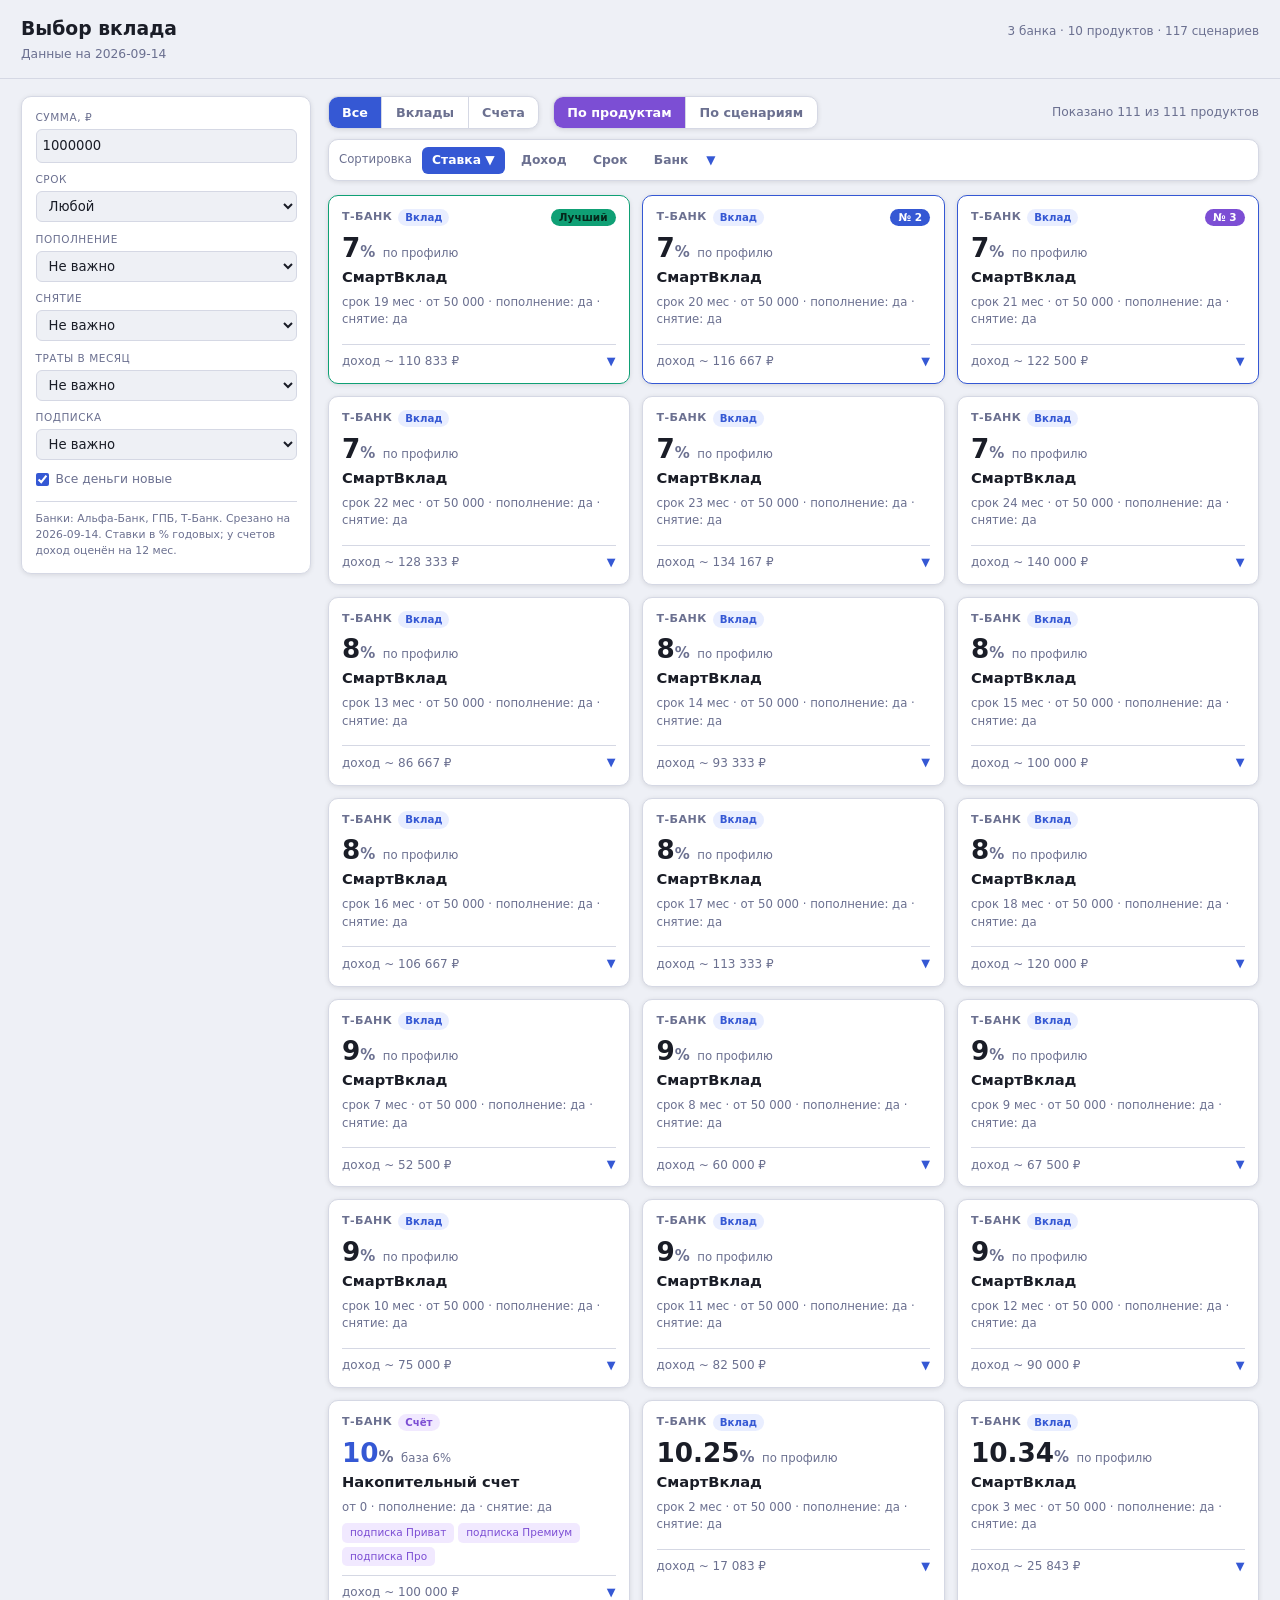
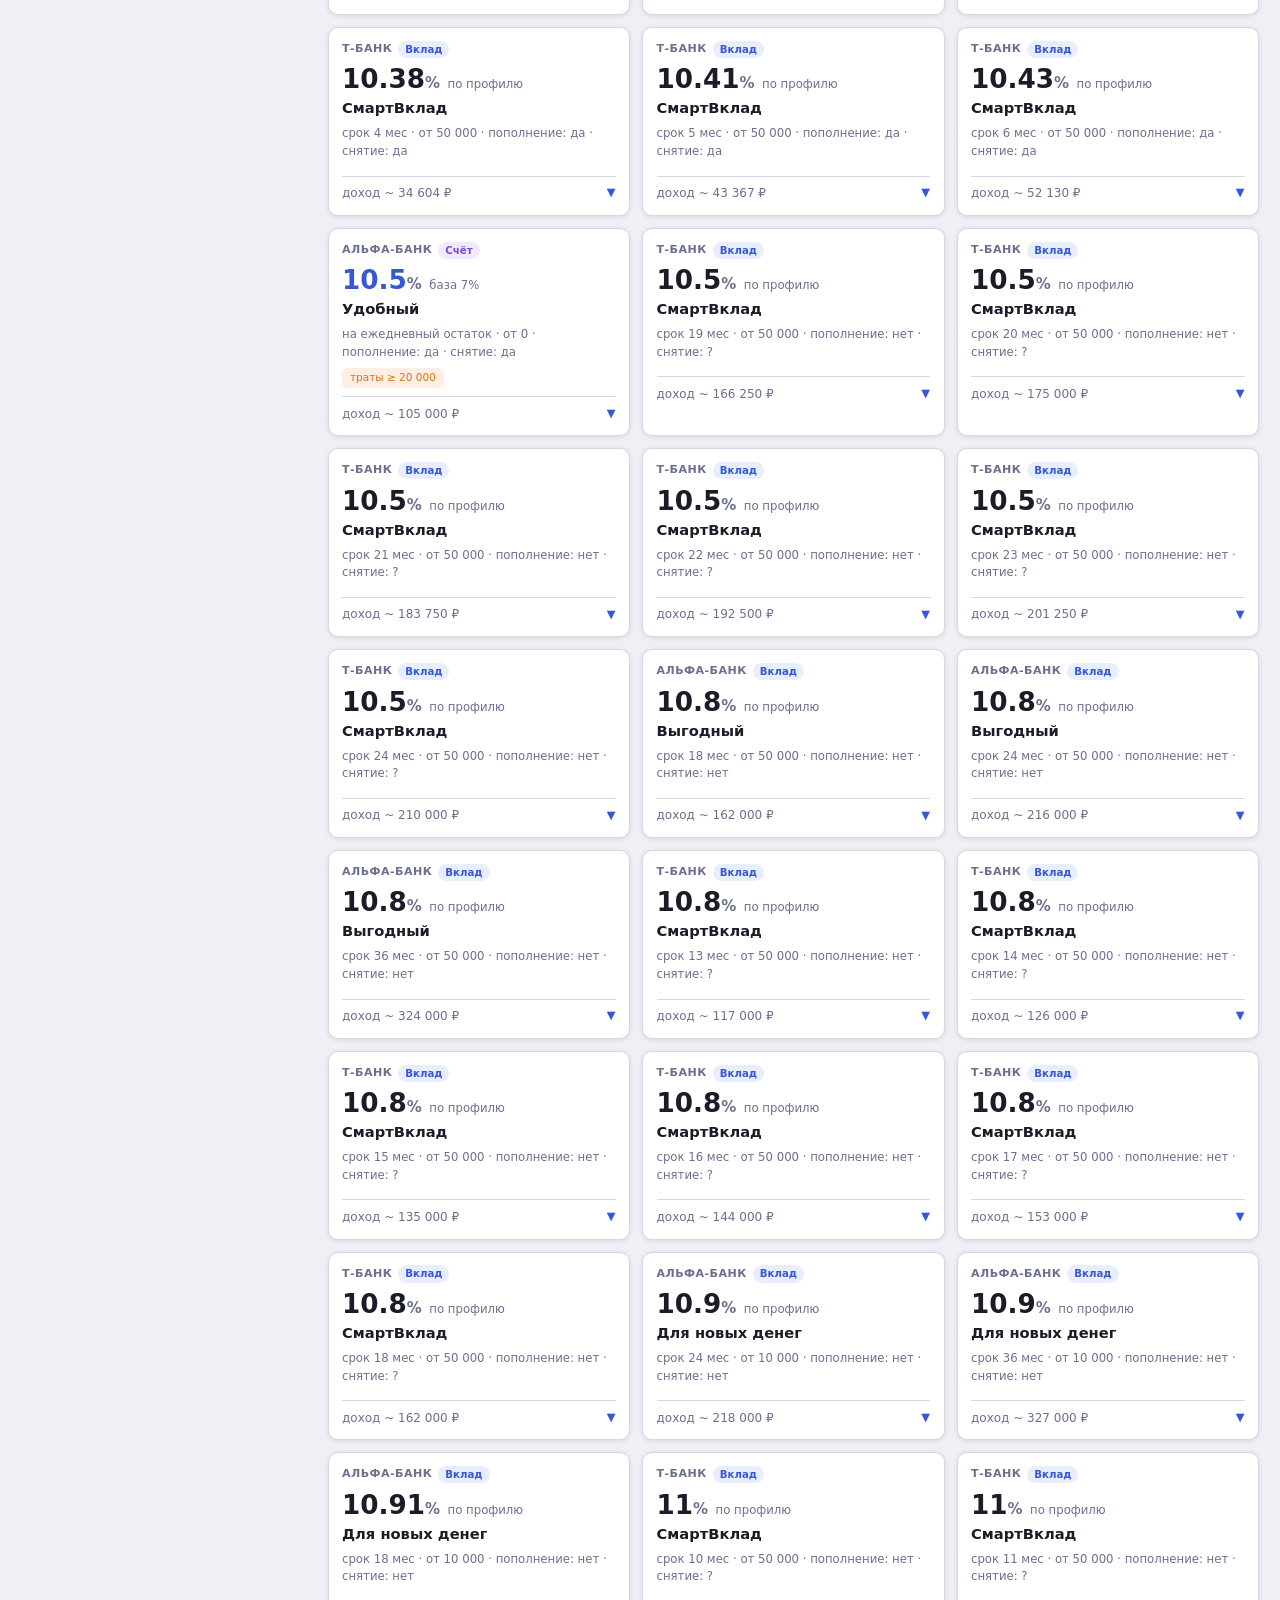
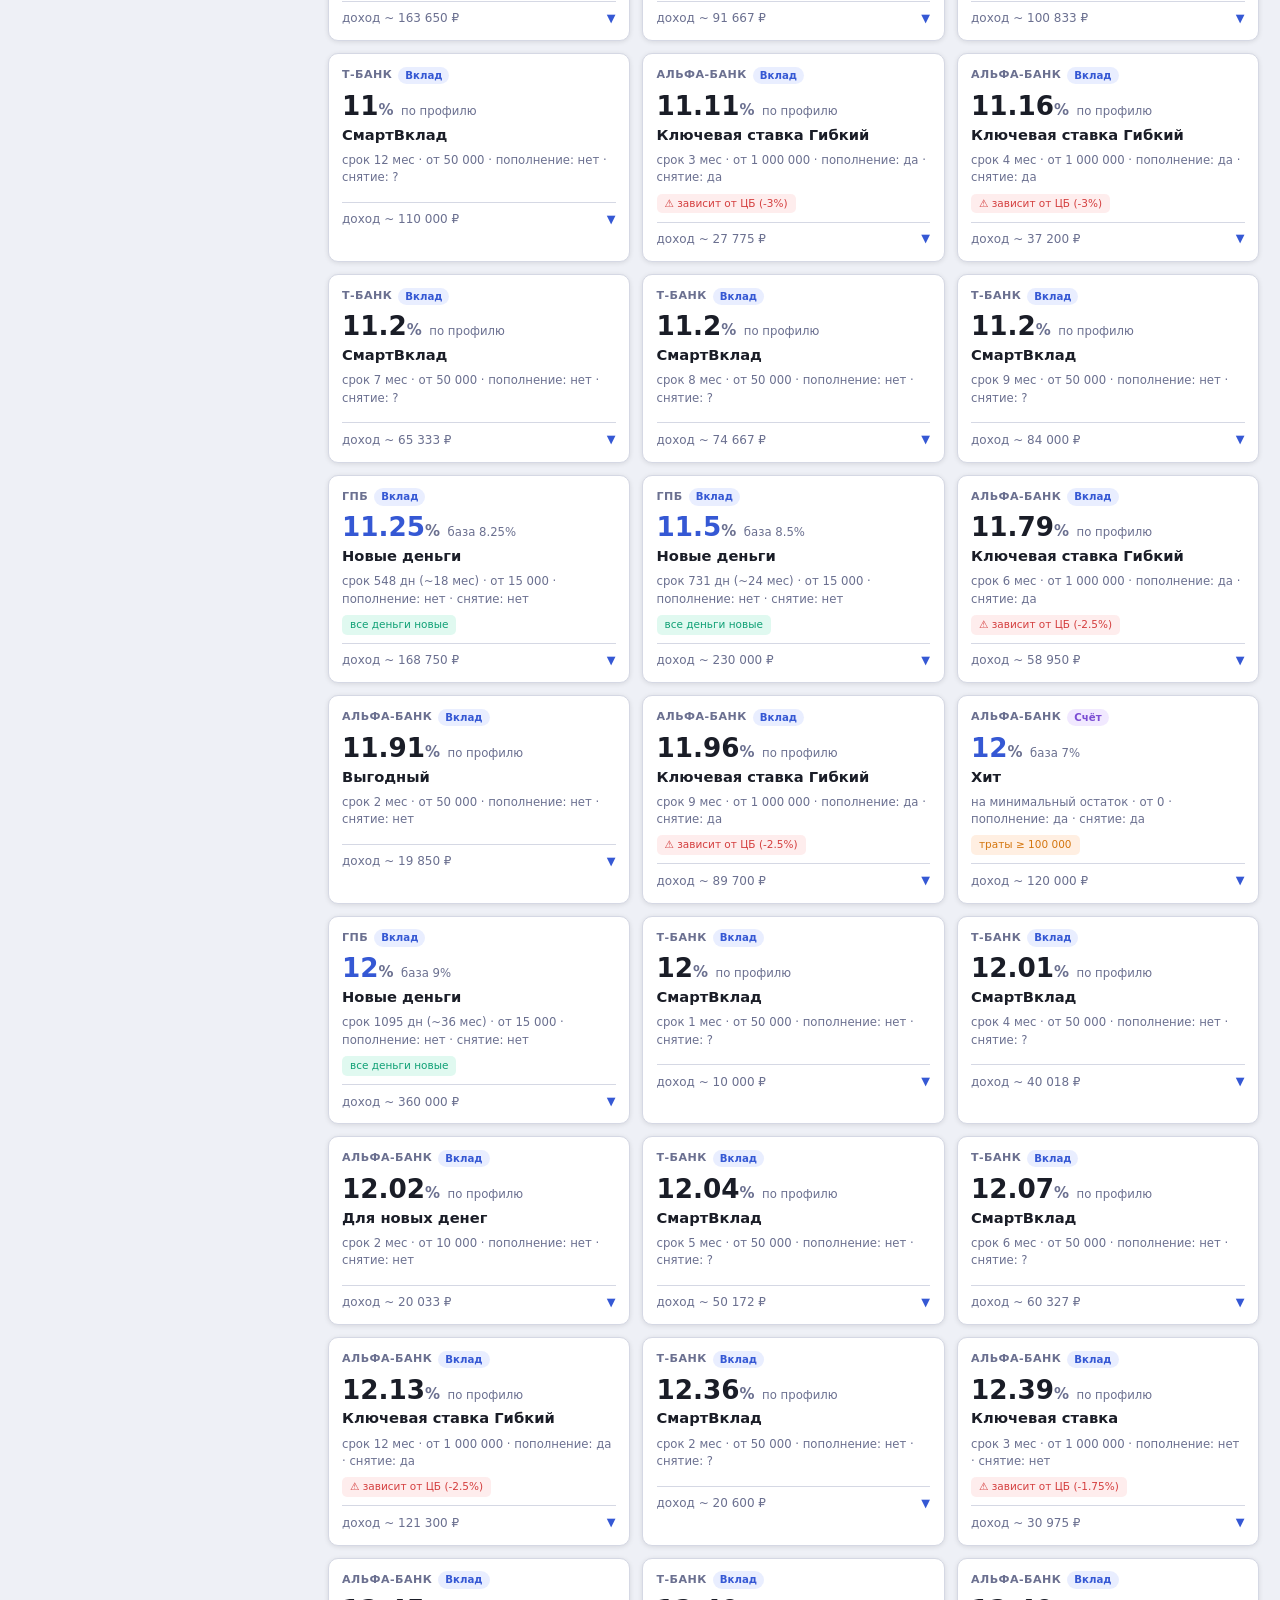
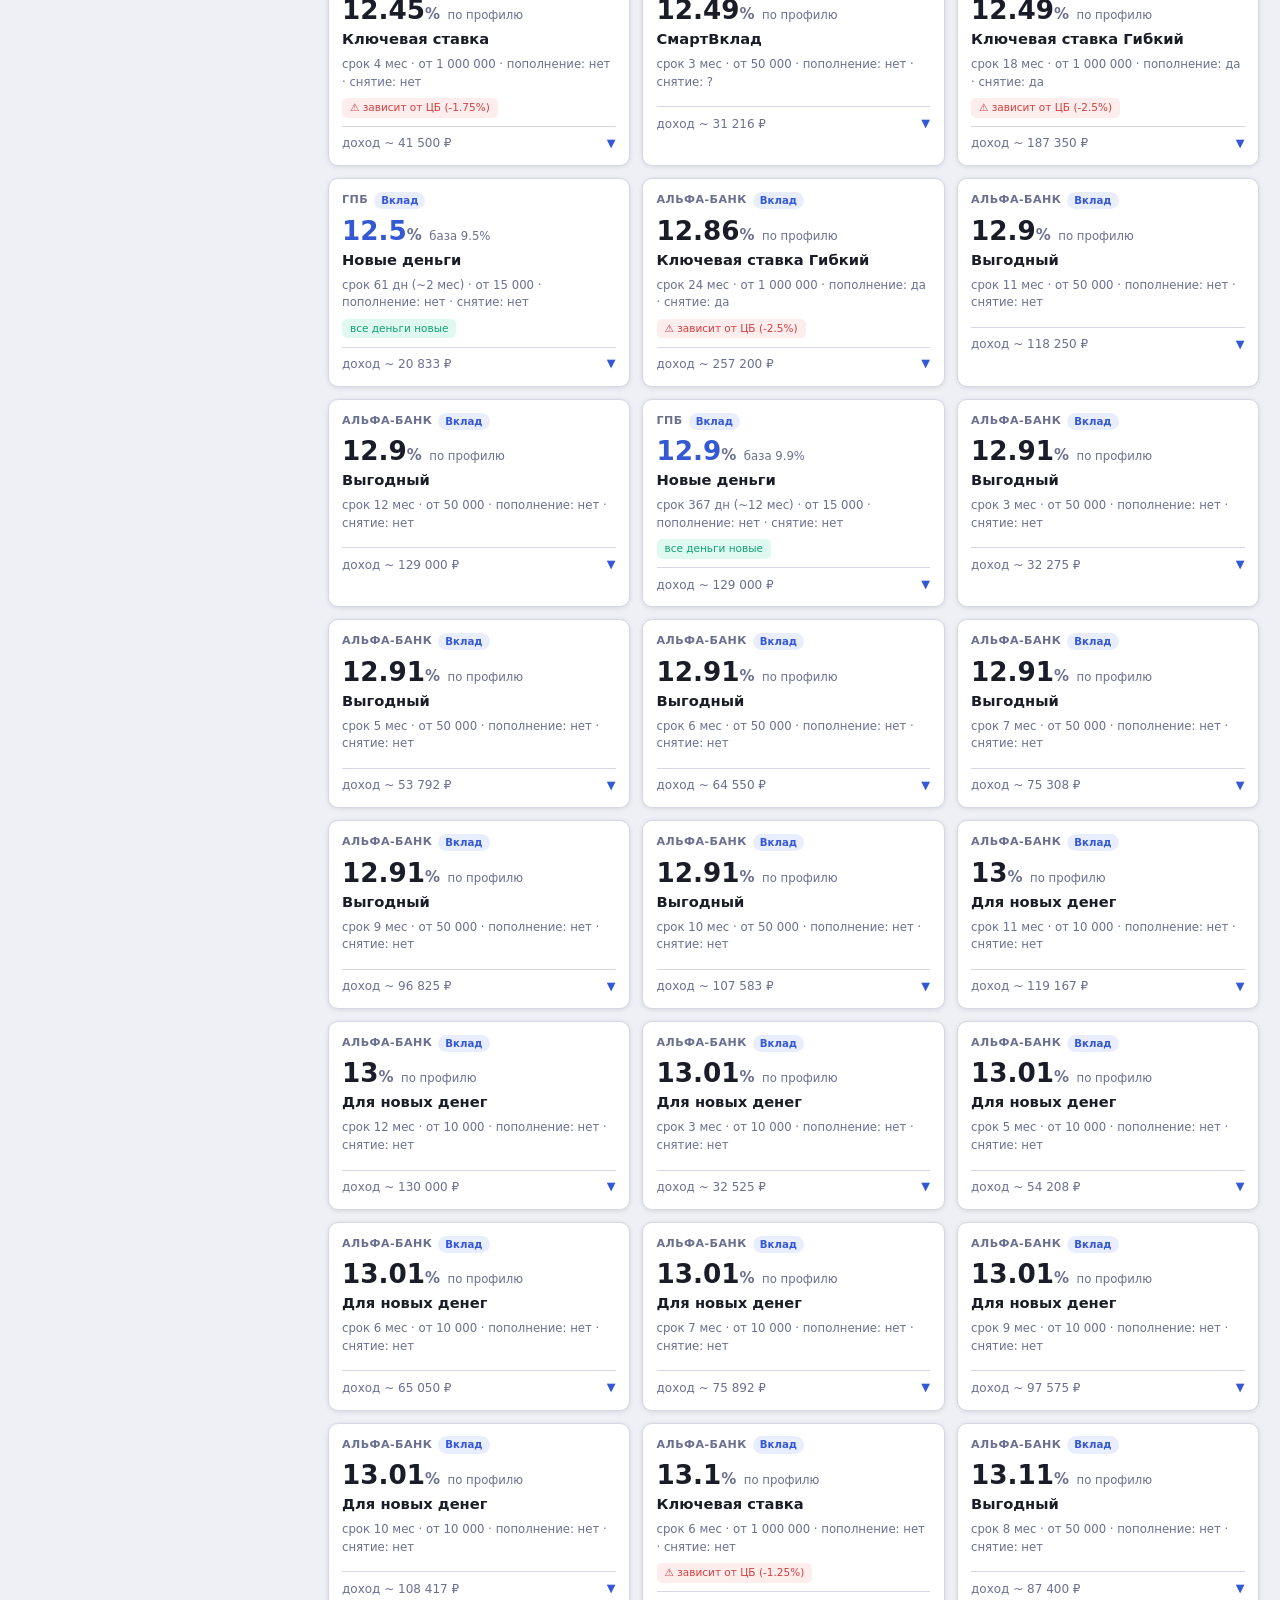
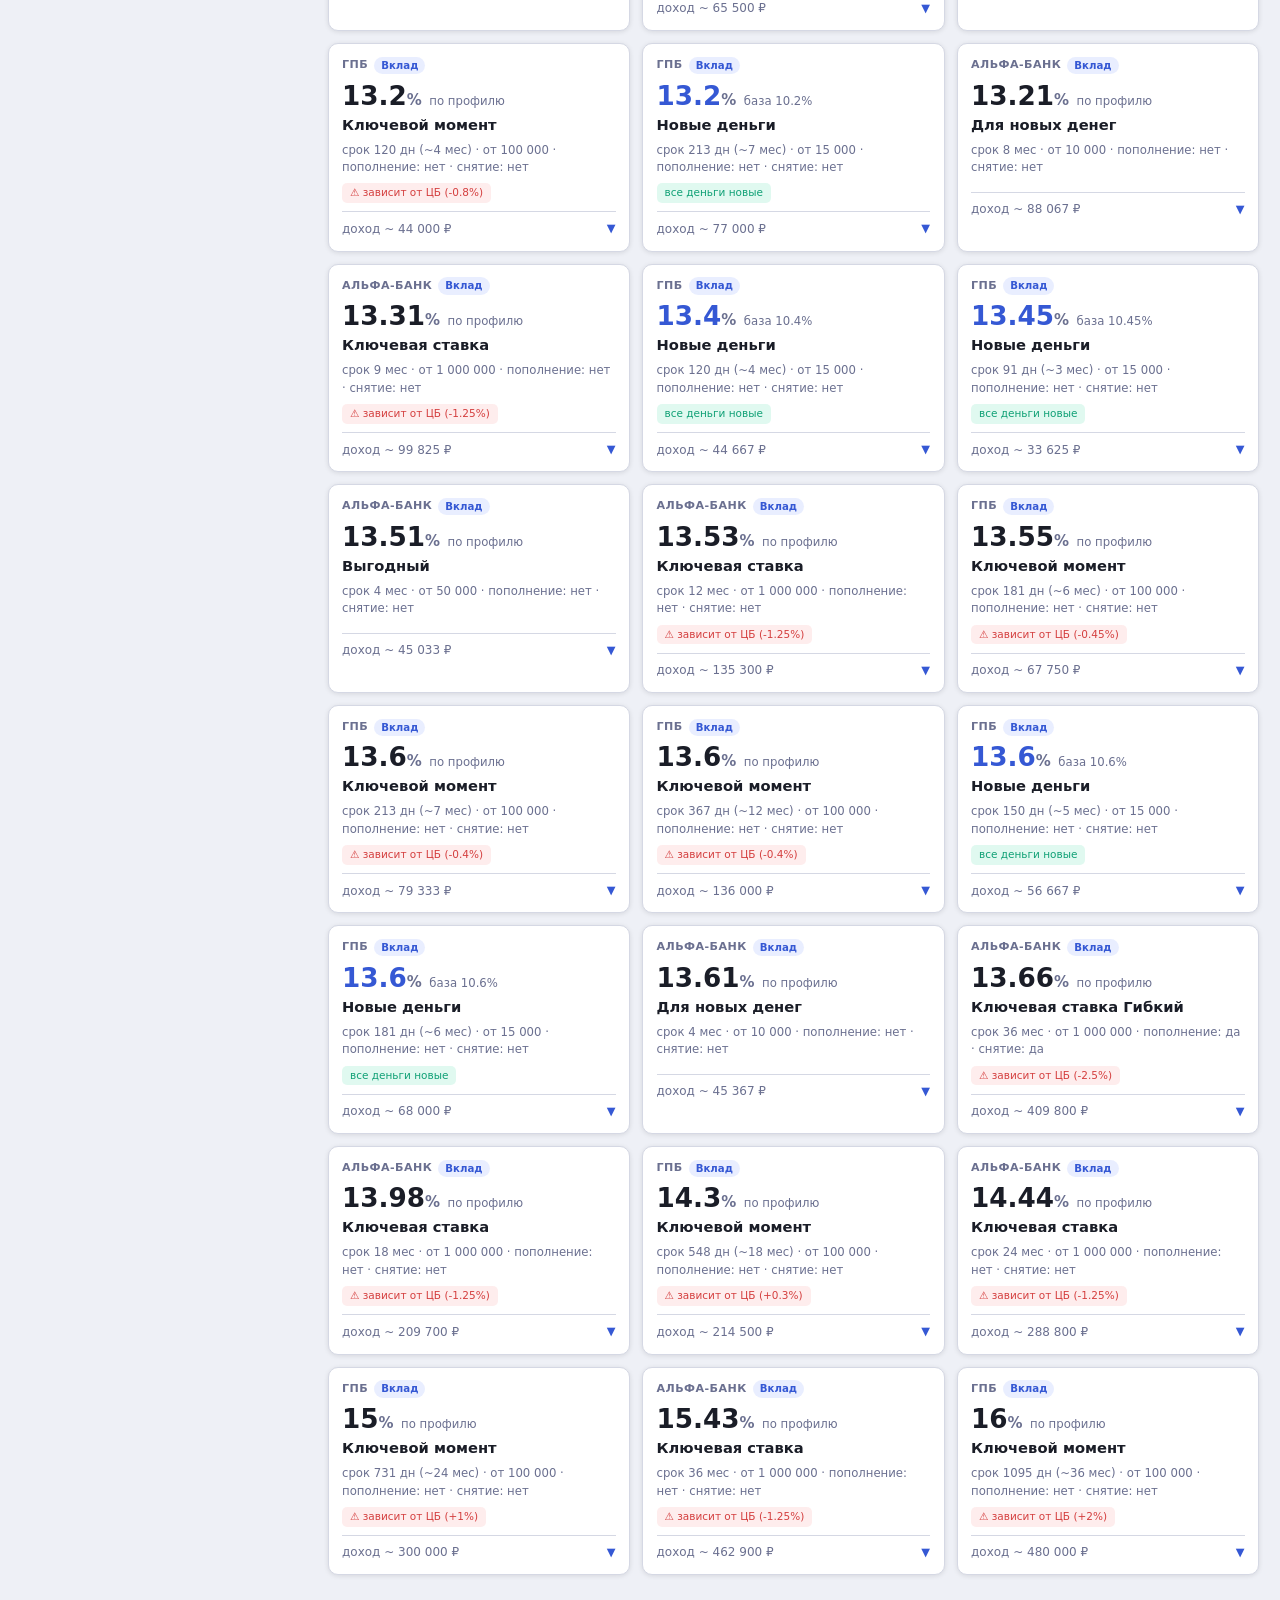
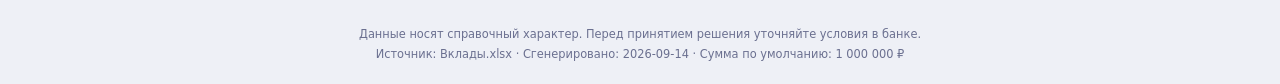
<file: docs/index.html>
<!DOCTYPE html>
<html lang="ru">
<head>
<meta charset="UTF-8">
<meta name="viewport" content="width=device-width,initial-scale=1">
<title>Выбор вклада — сравнение ставок</title>
<link rel="stylesheet" href="style.css">
</head>
<body>
<header class="site-header">
  <div>
    <h1>Выбор вклада</h1>
    <p class="subtitle" id="meta-info">Загрузка данных…</p>
  </div>
  <div class="header-stat" id="header-stat"></div>
</header>

<div class="layout">
  <aside class="sidebar">
    <button id="filters-toggle" class="filters-toggle" aria-expanded="false">Фильтры</button>
    <div id="filters" class="filters" hidden>
      <div class="filter-group">
        <label for="f-amount">Сумма, ₽</label>
        <input id="f-amount" type="number" step="100000" min="0">
      </div>
      <div class="filter-group">
        <label for="f-term">Срок</label>
        <select id="f-term"><option value="">Любой</option></select>
      </div>
      <div class="filter-group">
        <label for="f-pop">Пополнение</label>
        <select id="f-pop">
          <option value="">Не важно</option>
          <option value="да">С пополнением</option>
        </select>
      </div>
      <div class="filter-group">
        <label for="f-sny">Снятие</label>
        <select id="f-sny">
          <option value="">Не важно</option>
          <option value="да">Со снятием</option>
        </select>
      </div>
      <div class="filter-group">
        <label for="f-spend">Траты в месяц</label>
        <select id="f-spend"><option value="">Не важно</option></select>
      </div>
      <div class="filter-group">
        <label for="f-sub">Подписка</label>
        <select id="f-sub"><option value="">Не важно</option></select>
      </div>
      <div class="filter-group toggle-group">
        <label><input id="f-newmoney" type="checkbox" checked> Все деньги новые</label>
      </div>
      <div class="sidebar-note" id="sidebar-note"></div>
    </div>
  </aside>

  <main class="content">
    <div class="content-top">
      <div class="segments" id="segment-type">
        <button class="segment active" data-type="all">Все</button>
        <button class="segment" data-type="вклад">Вклады</button>
        <button class="segment" data-type="счет">Счета</button>
      </div>
      <div class="view-switch" id="view-switch">
        <button class="segment active" data-view="grouped">По продуктам</button>
        <button class="segment" data-view="scenario">По сценариям</button>
      </div>
      <span id="count" class="count"></span>
    </div>

    <div class="sort-bar">
      <span class="sort-label">Сортировка</span>
      <button class="sort-btn active" data-sort="rate">Ставка</button>
      <button class="sort-btn" data-sort="income">Доход</button>
      <button class="sort-btn" data-sort="duration">Срок</button>
      <button class="sort-btn" data-sort="bank">Банк</button>
      <span class="sort-arrow" id="sort-arrow">&#9660;</span>
    </div>

    <div id="cards" class="cards-grid"></div>
  </main>
</div>

<footer>
  <p>Данные носят справочный характер. Перед принятием решения уточняйте условия в банке.</p>
  <p id="footer-meta"></p>
</footer>

<script src="app.js"></script>
</body>
</html>
</file>
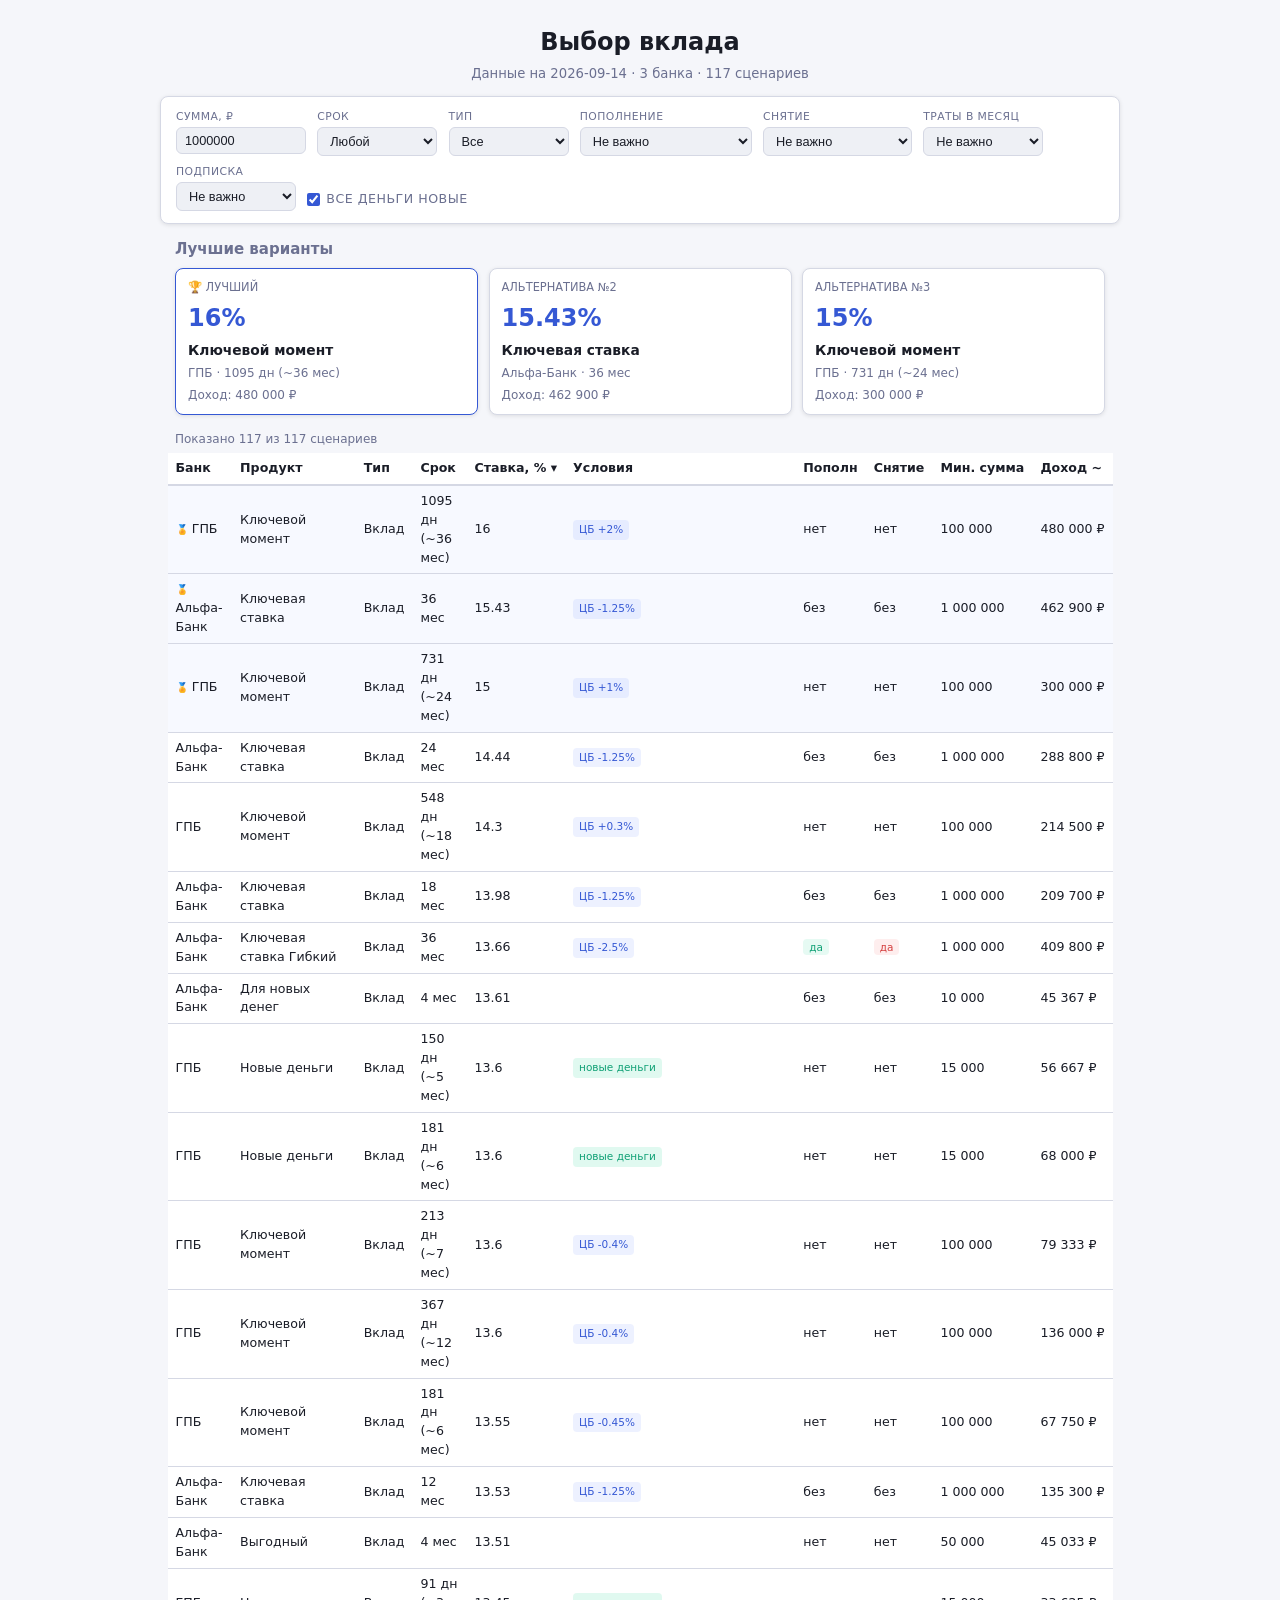
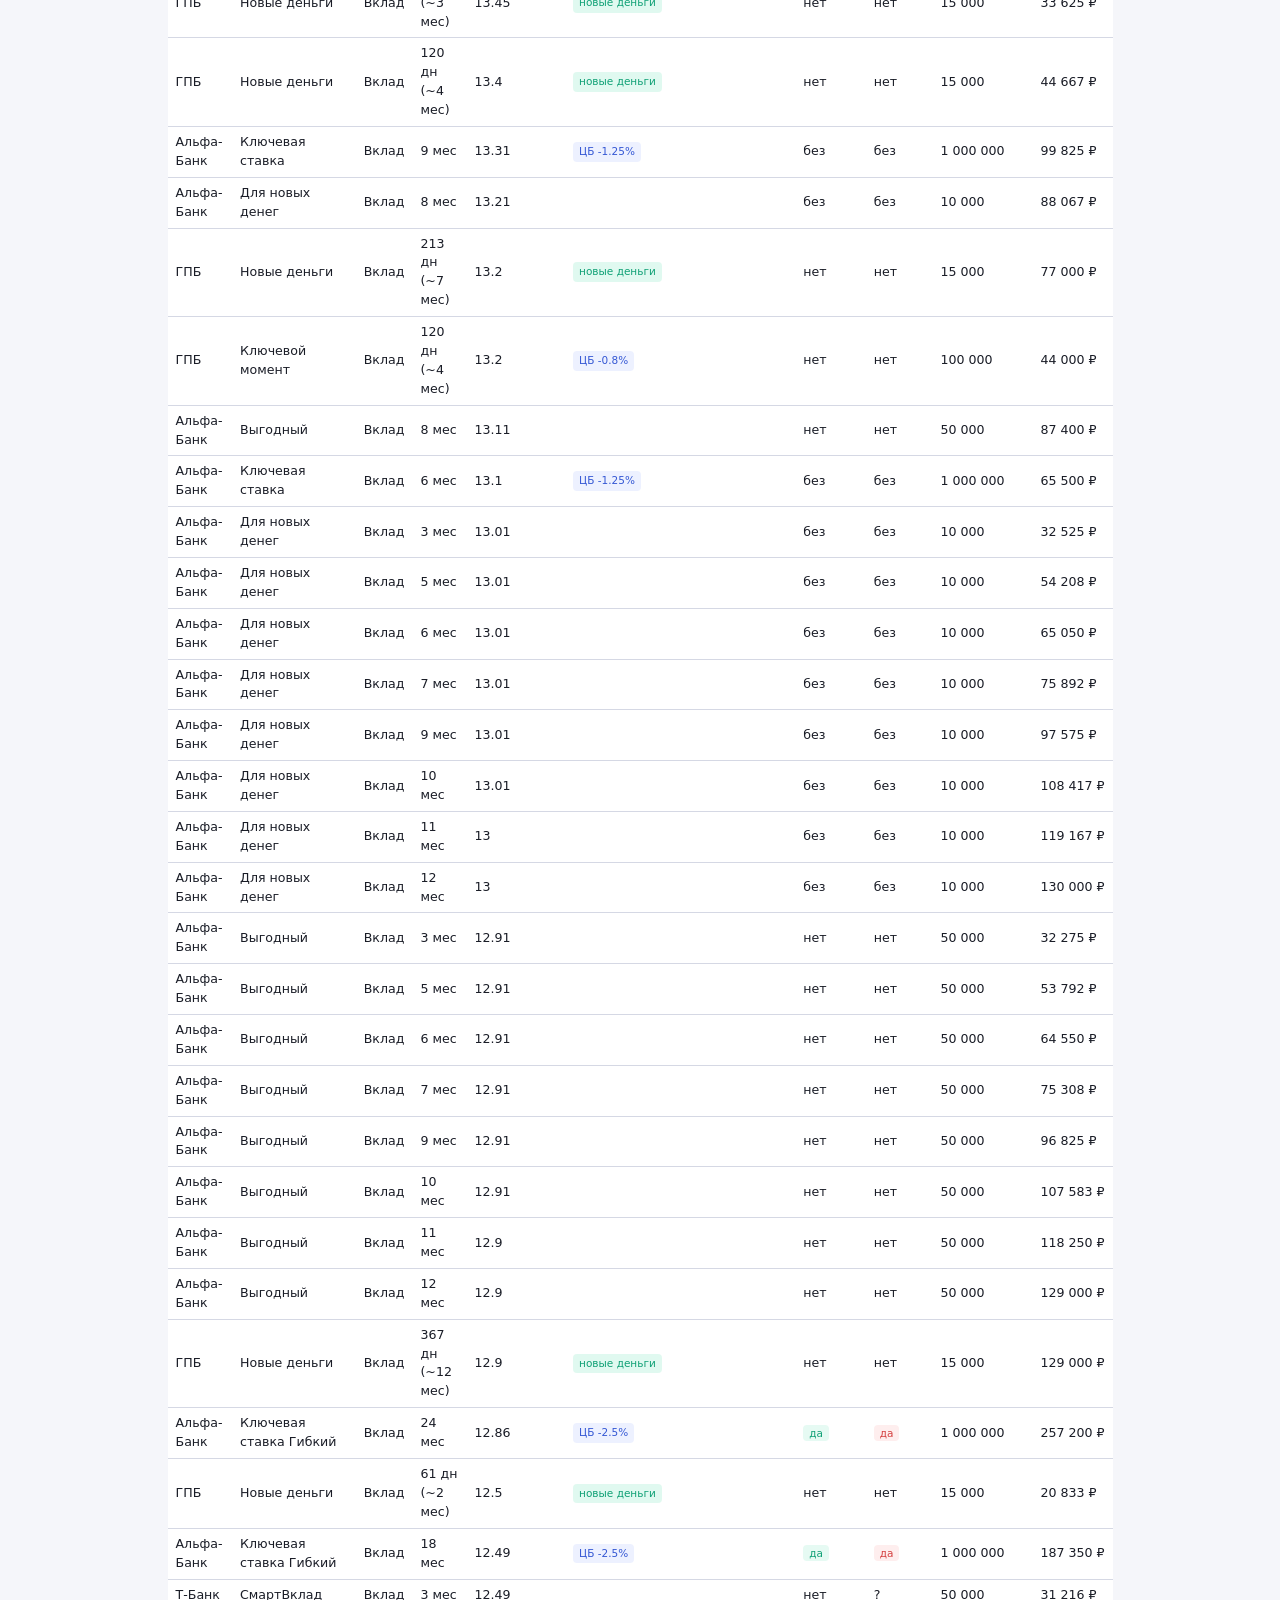
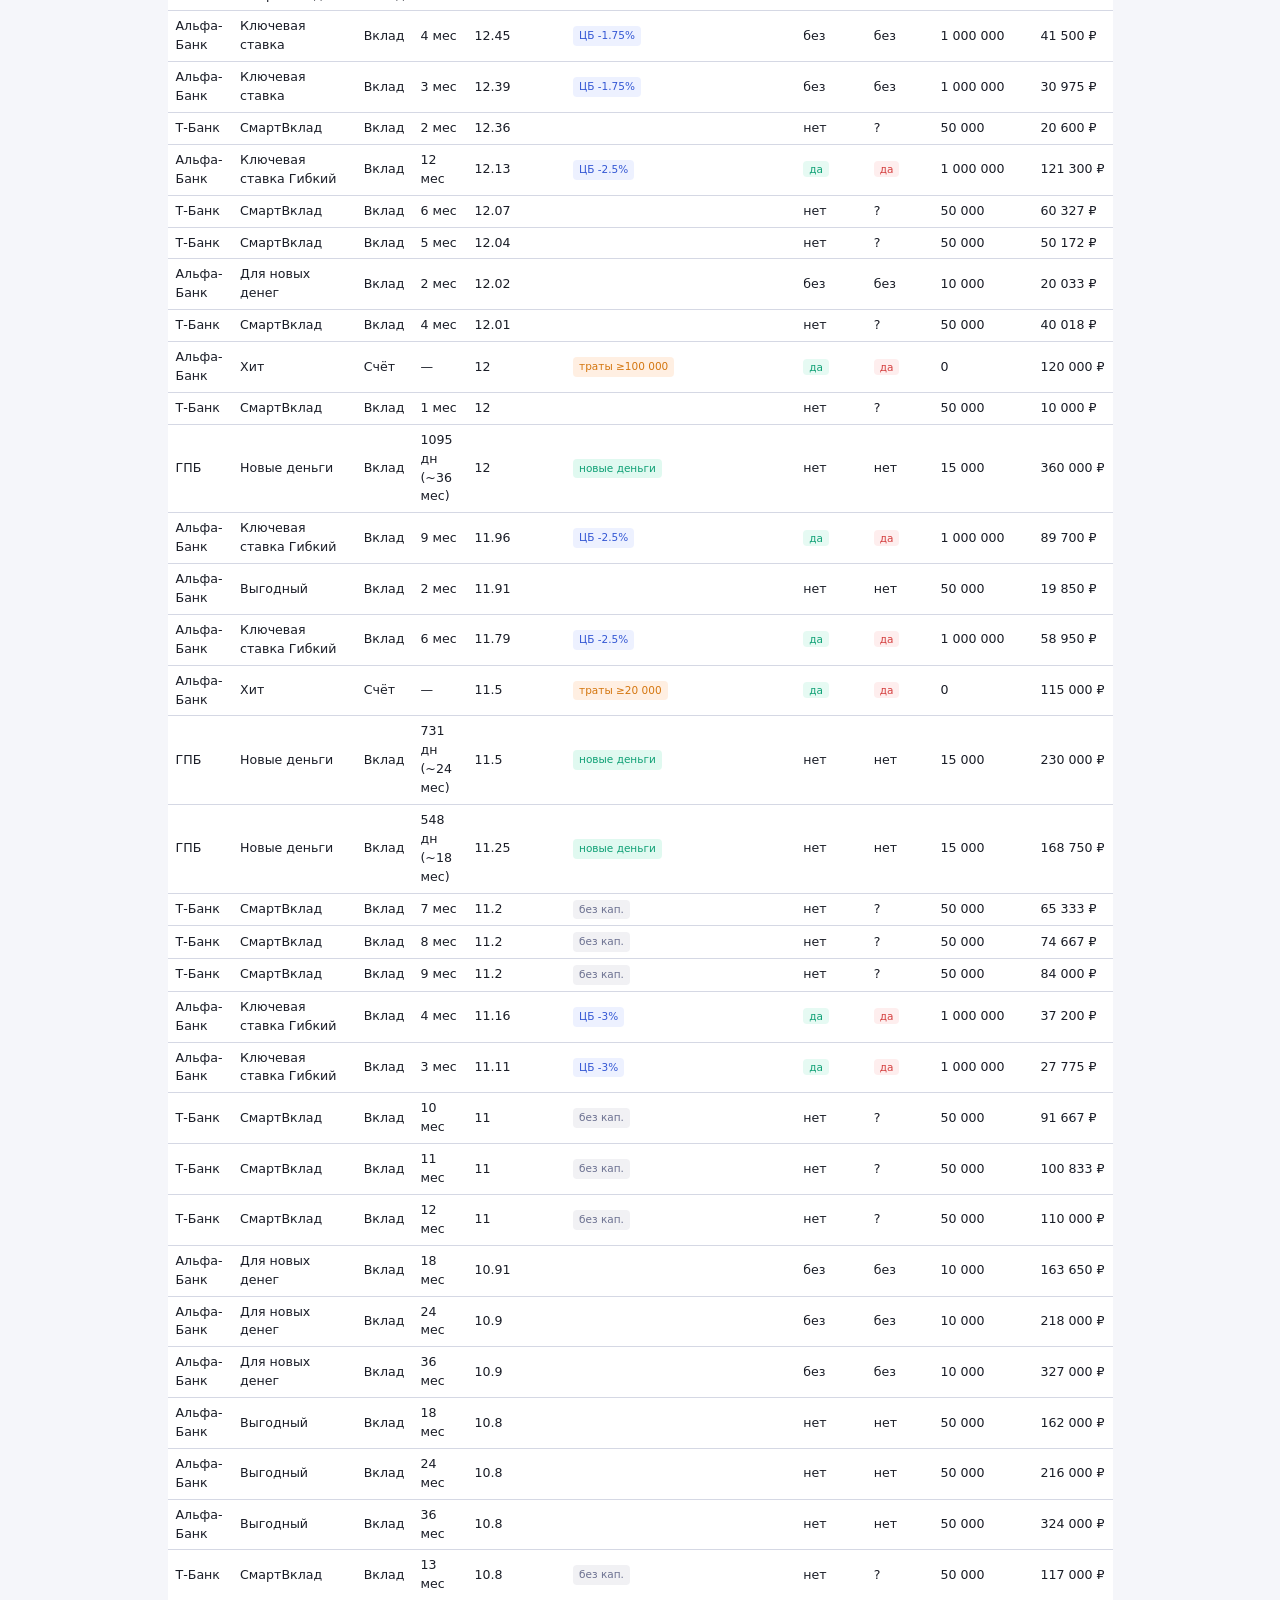
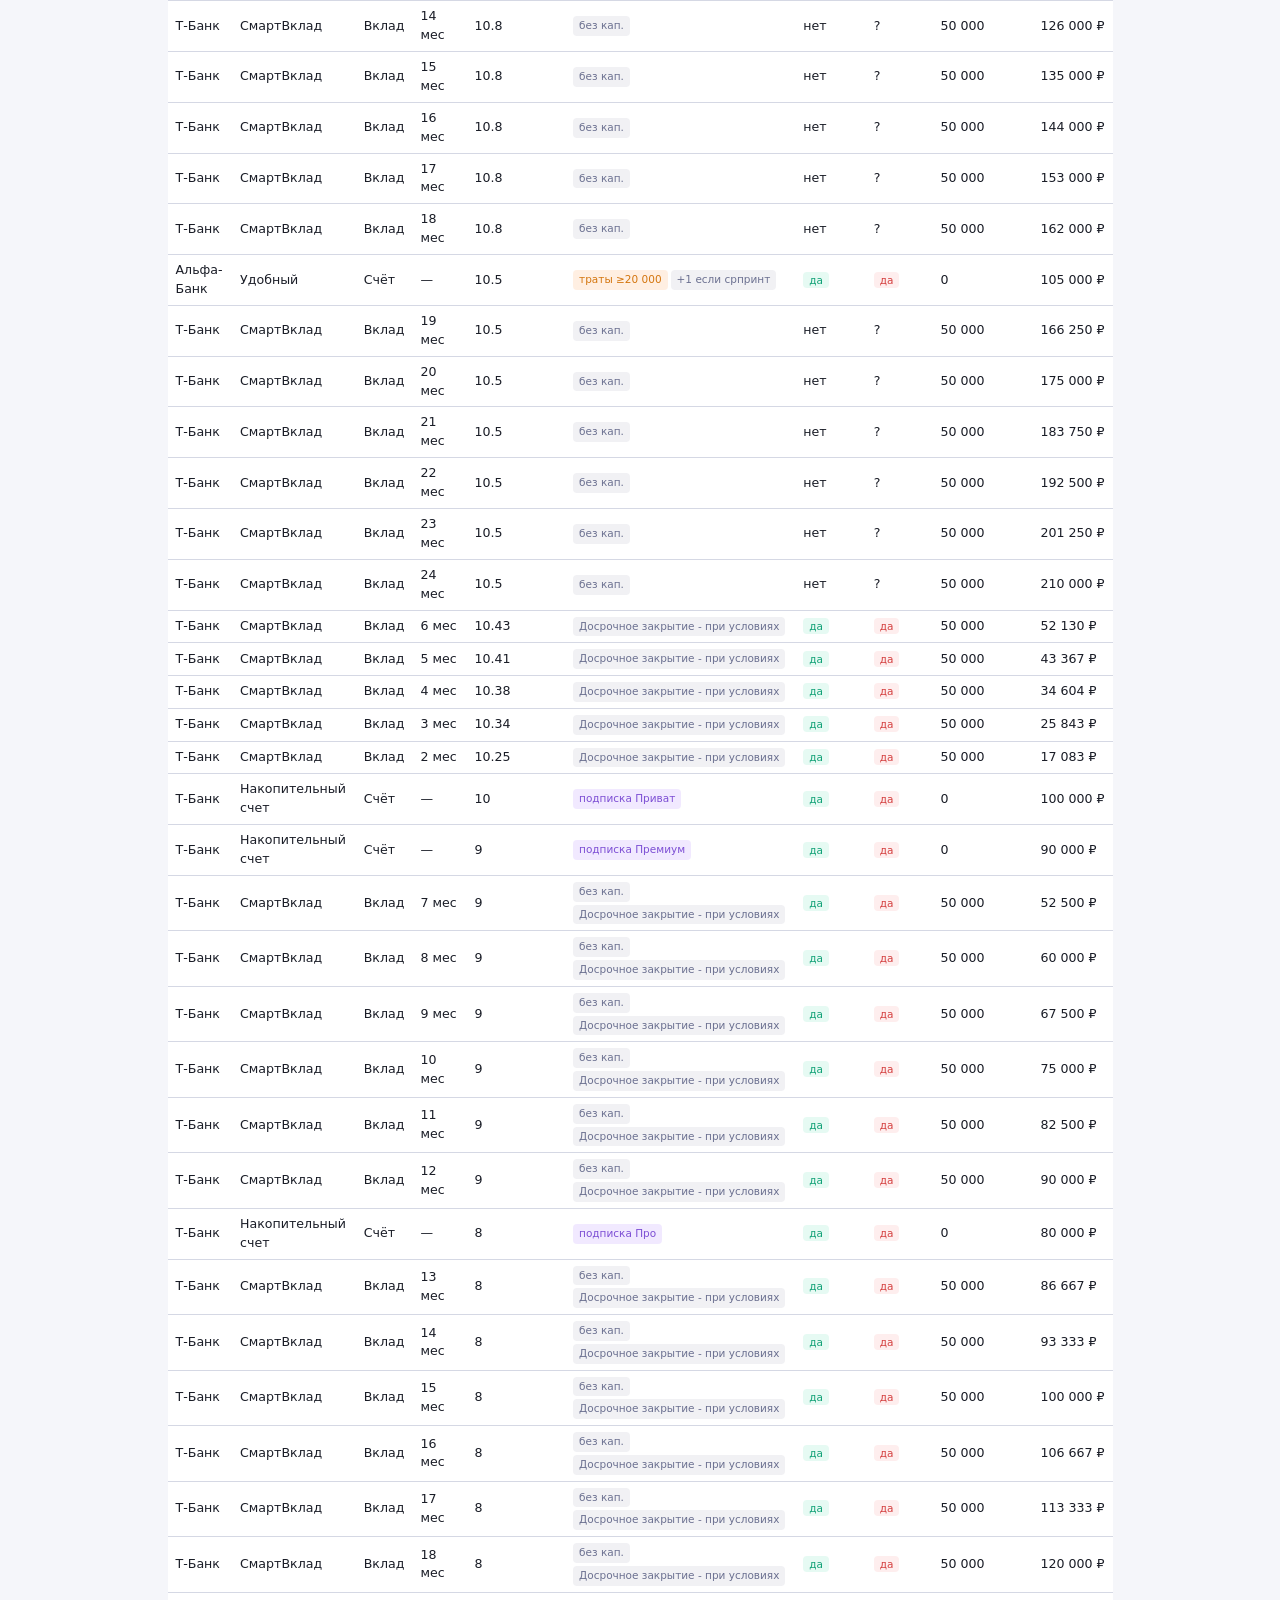
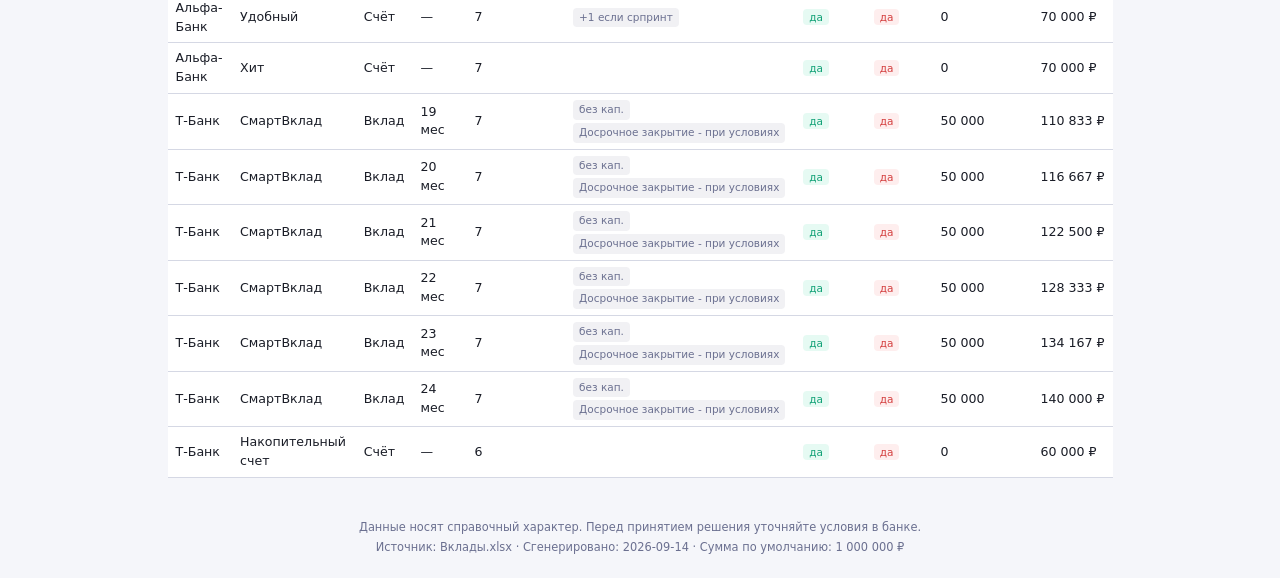
<file: archive/v1-2026-09-14/docs/index.html>
<!DOCTYPE html>
<html lang="ru">
<head>
<meta charset="UTF-8">
<meta name="viewport" content="width=device-width,initial-scale=1">
<title>Выбор вклада — сравнение ставок</title>
<link rel="stylesheet" href="style.css">
</head>
<body>
<header>
  <h1>Выбор вклада</h1>
  <p class="subtitle" id="meta-info">Загрузка данных…</p>
</header>

<main>
  <section id="filters" class="filters">
    <div class="filter-group">
      <label for="f-amount">Сумма, ₽</label>
      <input id="f-amount" type="number" step="100000" min="0">
    </div>
    <div class="filter-group">
      <label for="f-term">Срок</label>
      <select id="f-term"><option value="">Любой</option></select>
    </div>
    <div class="filter-group">
      <label for="f-type">Тип</label>
      <select id="f-type">
        <option value="all">Все</option>
        <option value="вклад">Вклад</option>
        <option value="счет">Счёт</option>
      </select>
    </div>
    <div class="filter-group">
      <label for="f-pop">Пополнение</label>
      <select id="f-pop">
        <option value="">Не важно</option>
        <option value="да">Только с пополнением</option>
      </select>
    </div>
    <div class="filter-group">
      <label for="f-sny">Снятие</label>
      <select id="f-sny">
        <option value="">Не важно</option>
        <option value="да">Только со снятием</option>
      </select>
    </div>
    <div class="filter-group">
      <label for="f-spend">Траты в месяц</label>
      <select id="f-spend"><option value="">Не важно</option></select>
    </div>
    <div class="filter-group">
      <label for="f-sub">Подписка</label>
      <select id="f-sub"><option value="">Не важно</option></select>
    </div>
    <div class="filter-group toggle-group">
      <label>
        <input id="f-newmoney" type="checkbox" checked>
        Все деньги новые
      </label>
    </div>
  </section>

  <section id="top-picks" class="top-picks">
    <h2>Лучшие варианты</h2>
    <div id="top-cards" class="cards"></div>
  </section>

  <div class="table-controls">
    <span id="count"></span>
  </div>

  <div class="table-wrap">
    <table id="data-table">
      <thead>
        <tr>
          <th data-col="bank">Банк</th>
          <th data-col="product">Продукт</th>
          <th data-col="type">Тип</th>
          <th data-col="duration">Срок</th>
          <th data-col="rate" class="sort-desc">Ставка, %</th>
          <th data-col="badges">Условия</th>
          <th data-col="pop">Пополн</th>
          <th data-col="sny">Снятие</th>
          <th data-col="min_sum">Мин. сумма</th>
          <th data-col="income">Доход ~</th>
        </tr>
      </thead>
      <tbody id="tbody"></tbody>
    </table>
  </div>
</main>

<footer>
  <p>Данные носят справочный характер. Перед принятием решения уточняйте условия в банке.</p>
  <p id="footer-meta"></p>
</footer>

<script src="app.js"></script>
</body>
</html>
</file>
<file: docs/style.css>
/* style.css — v2: сайдбар слева + карточки на весь экран */
:root {
  --bg:        #0f1117;
  --bg-card:   #1a1d27;
  --bg-input:  #22263a;
  --bg-hover:  #20242f;
  --fg:        #e4e6ef;
  --fg-muted:  #8b8fa4;
  --accent:    #6c8cff;
  --accent2:   #a06cff;
  --green:     #34d399;
  --orange:    #fb923c;
  --red:       #f87171;
  --border:    #2a2e3e;
  --radius:    10px;
  --shadow:    0 2px 10px rgba(0,0,0,.35);
  --sidebar:   290px;
}
@media (prefers-color-scheme:light) {
  :root {
    --bg:       #eef0f6;
    --bg-card:  #fff;
    --bg-input: #eef0f5;
    --bg-hover: #f4f6fb;
    --fg:       #1a1d27;
    --fg-muted: #6b7090;
    --accent:   #3558d4;
    --accent2:  #7c4ed4;
    --green:    #0fa075;
    --orange:   #d4760f;
    --red:      #d43f3f;
    --border:   #d5d8e4;
    --shadow:   0 1px 5px rgba(0,0,0,.1);
  }
}

*{box-sizing:border-box;margin:0;padding:0}
html{font-size:15px}
body{background:var(--bg);color:var(--fg);font-family:system-ui,-apple-system,sans-serif;line-height:1.5}

button{font:inherit;color:inherit;background:none;border:none;cursor:pointer}
input,select{font:inherit}

/* ---------- header ---------- */
.site-header{
  display:flex;align-items:baseline;justify-content:space-between;gap:1rem;
  padding:1rem 1.4rem;border-bottom:1px solid var(--border);
  background:var(--bg);
}
.site-header h1{font-size:1.25rem;font-weight:700}
.subtitle{color:var(--fg-muted);font-size:.82rem;margin-top:.1rem}
.header-stat{color:var(--fg-muted);font-size:.8rem;text-align:right}

/* ---------- layout ---------- */
.layout{
  display:grid;
  grid-template-columns:var(--sidebar) 1fr;
  gap:1.1rem;
  padding:1.1rem 1.4rem 2rem;
  max-width:1560px;
  margin:0 auto;
  align-items:start;
}

/* ---------- sidebar / filters ---------- */
.sidebar{position:sticky;top:1.1rem}
.filters{
  background:var(--bg-card);border:1px solid var(--border);border-radius:var(--radius);
  padding:.9rem;display:flex;flex-direction:column;gap:.65rem;box-shadow:var(--shadow);
}
.filters-toggle{
  display:none;background:var(--accent);color:#fff;border-radius:var(--radius);
  padding:.5rem .8rem;font-weight:600;width:100%;
}
.filter-group{display:flex;flex-direction:column;gap:3px}
.filter-group label{
  font-size:.7rem;text-transform:uppercase;letter-spacing:.05em;color:var(--fg-muted);
}
.filter-group select,.filter-group input[type=number]{
  background:var(--bg-input);color:var(--fg);border:1px solid var(--border);
  border-radius:6px;padding:6px 8px;font-size:.88rem;width:100%;
}
.filter-group input[type=number]{padding:6px}
.toggle-group label{display:flex;align-items:center;gap:7px;cursor:pointer;font-size:.82rem;text-transform:none;letter-spacing:0}
.toggle-group input[type=checkbox]{accent-color:var(--accent);width:auto}
.sidebar-note{margin-top:.2rem;padding-top:.6rem;border-top:1px solid var(--border);color:var(--fg-muted);font-size:.72rem;line-height:1.5}

/* ---------- content ---------- */
.content{min-width:0}
.content-top{
  display:flex;align-items:center;gap:.9rem;flex-wrap:wrap;margin-bottom:.65rem;
}
.segments,.view-switch{display:inline-flex;background:var(--bg-card);border:1px solid var(--border);border-radius:var(--radius);overflow:hidden;box-shadow:var(--shadow)}
.segment{padding:.42rem .9rem;font-size:.85rem;font-weight:600;color:var(--fg-muted);transition:background .12s}
.segment+.segment{border-left:1px solid var(--border)}
.segment:hover{background:var(--bg-hover)}
.segment.active{background:var(--accent);color:#fff}
.view-switch .segment.active{background:var(--accent2)}
.count{margin-left:auto;color:var(--fg-muted);font-size:.82rem;white-space:nowrap}

/* ---------- sort ---------- */
.sort-bar{
  display:flex;align-items:center;gap:.35rem;flex-wrap:wrap;
  background:var(--bg-card);border:1px solid var(--border);border-radius:var(--radius);
  padding:.45rem .7rem;margin-bottom:.9rem;box-shadow:var(--shadow);
}
.sort-label{color:var(--fg-muted);font-size:.78rem;margin-right:.3rem}
.sort-btn{
  padding:.28rem .7rem;border-radius:6px;font-size:.82rem;font-weight:600;color:var(--fg-muted);
}
.sort-btn:hover{background:var(--bg-hover);color:var(--fg)}
.sort-btn.active{background:var(--accent);color:#fff}
.sort-arrow{color:var(--accent);font-size:.8rem;margin-left:.15rem}

/* ---------- cards ---------- */
.cards-grid{
  display:grid;grid-template-columns:repeat(auto-fill,minmax(270px,1fr));gap:.8rem;
}
.card{
  background:var(--bg-card);border:1px solid var(--border);border-radius:var(--radius);
  box-shadow:var(--shadow);cursor:pointer;overflow:hidden;
  transition:border-color .15s,transform .15s;
}
.card:hover{border-color:var(--accent);transform:translateY(-2px)}
.card.top{border-color:var(--accent)}
.card.top-1{border-color:var(--green)}
.card-body{padding:.85rem .9rem;text-align:left;display:block;width:100%}
.card-head{display:flex;align-items:center;gap:.4rem;margin-bottom:.5rem;flex-wrap:wrap}
.bank-chip{font-size:.74rem;font-weight:700;text-transform:uppercase;letter-spacing:.04em;color:var(--fg-muted)}
.type-chip{font-size:.68rem;font-weight:700;padding:1px 7px;border-radius:99px}
.type-chip.вклад{background:rgba(108,140,255,.15);color:var(--accent)}
.type-chip.счет{background:rgba(160,108,255,.15);color:var(--accent2)}
.rank-badge{margin-left:auto;font-size:.7rem;font-weight:700;padding:1px 8px;border-radius:99px}
.rank-badge.best{background:var(--green);color:#06281c}
.rank-badge.n2{background:var(--accent);color:#fff}
.rank-badge.n3{background:var(--accent2);color:#fff}

.card-rate-line{display:flex;align-items:baseline;gap:.5rem;margin-bottom:.2rem}
.rate{font-size:1.75rem;font-weight:800;color:var(--fg);line-height:1.1}
.rate small{font-size:1rem;font-weight:600;color:var(--fg-muted)}
.rate.yours{color:var(--accent)}
.base-rate{font-size:.78rem;color:var(--fg-muted)}
.card-title{font-size:.98rem;font-weight:600;margin-bottom:.4rem}
.card-facts{display:flex;flex-wrap:wrap;gap:3px 10px;color:var(--fg-muted);font-size:.78rem;margin-bottom:.45rem}


/* chips */
.chips{display:flex;flex-wrap:wrap;gap:4px;margin-bottom:.55rem}
.chip{font-size:.7rem;padding:2px 8px;border-radius:5px;white-space:nowrap}
.chip-cbr{background:rgba(248,113,113,.13);color:var(--red)}
.chip-spend{background:rgba(251,146,60,.15);color:var(--orange)}
.chip-sub{background:rgba(160,108,255,.15);color:var(--accent2)}
.chip-new{background:rgba(52,211,153,.15);color:var(--green)}
.chip-plain{background:rgba(139,143,164,.12);color:var(--fg-muted)}

.card-foot{display:flex;align-items:center;justify-content:space-between;gap:.5rem;
  border-top:1px solid var(--border);padding-top:.5rem;margin-top:.15rem}
.income{font-size:.8rem;color:var(--fg-muted);font-variant-numeric:tabular-nums}
.more{font-size:.76rem;color:var(--accent)}

/* expand */
.card-extra{
  display:none;padding:.75rem .9rem;border-top:1px solid var(--border);
  background:rgba(0,0,0,.12);
}
@media (prefers-color-scheme:light){.card-extra{background:var(--bg-hover)}}
.card.open .card-extra{display:block}
.card.open .more{transform:rotate(180deg);display:inline-block}
.extra-title{font-weight:700;font-size:.8rem;text-transform:uppercase;letter-spacing:.04em;color:var(--fg-muted);margin-bottom:.4rem}
.tier{border-top:1px solid var(--border);padding:.35rem 0;display:flex;justify-content:space-between;gap:.6rem;font-size:.82rem}
.tier:first-child{border-top:none}
.tier b{color:var(--accent)}
.tier .tier-rate{font-weight:700;white-space:nowrap;font-variant-numeric:tabular-nums}
.tier.hit b{color:var(--green)}
.meta-line{color:var(--fg-muted);font-size:.76rem;margin-top:.5rem}
.note-line{color:var(--orange);font-size:.76rem;margin-top:.3rem}

/* empty state */
.empty{
  text-align:center;padding:3rem 1rem;color:var(--fg-muted);font-size:.95rem;
  background:var(--bg-card);border:1px dashed var(--border);border-radius:var(--radius);
  grid-column:1/-1;
}
.empty span{font-size:.8rem;color:var(--fg-muted)}

/* ---------- footer ---------- */
footer{text-align:center;padding:1.4rem 1rem;color:var(--fg-muted);font-size:.76rem}
footer p+p{margin-top:.2rem}

/* ---------- responsive ---------- */
@media (max-width:1024px){
  .layout{grid-template-columns:1fr}
  .sidebar{position:static;order:-1}
  .filters-toggle{display:block}
  .sidebar-note{display:none}
}
@media (max-width:640px){
  html{font-size:14px}
  .layout{padding:.8rem .7rem}
  .site-header{flex-direction:column;align-items:flex-start}
  .header-stat{text-align:left}
  .content-top{gap:.5rem}
  .count{margin-left:0;width:100%}
}
</file>
<file: archive/v1-2026-09-14/docs/style.css>
/* style.css — тема по умолчанию: тёмная, светлая через prefers-color-scheme */
:root {
  --bg:        #0f1117;
  --bg-card:   #1a1d27;
  --bg-table:  #141720;
  --bg-input:  #22263a;
  --fg:        #e4e6ef;
  --fg-muted:  #8b8fa4;
  --accent:    #6c8cff;
  --accent2:   #a06cff;
  --green:     #34d399;
  --orange:    #fb923c;
  --red:       #f87171;
  --border:    #2a2e3e;
  --radius:    8px;
  --shadow:    0 2px 8px rgba(0,0,0,.35);
}
@media (prefers-color-scheme:light) {
  :root {
    --bg:       #f5f6fa;
    --bg-card:  #fff;
    --bg-table: #fff;
    --bg-input: #eef0f5;
    --fg:       #1a1d27;
    --fg-muted: #6b7090;
    --accent:   #3558d4;
    --accent2:  #7c4ed4;
    --green:    #0fa075;
    --orange:   #d4760f;
    --red:      #d43f3f;
    --border:   #d5d8e4;
    --shadow:   0 1px 4px rgba(0,0,0,.1);
  }
}

*{box-sizing:border-box;margin:0;padding:0}
html{font-size:15px}
body{background:var(--bg);color:var(--fg);font-family:system-ui,-apple-system,sans-serif;line-height:1.5;min-height:100dvh}

header{text-align:center;padding:1.6rem 1rem .8rem}
h1{font-size:1.6rem;font-weight:700}
.subtitle{color:var(--fg-muted);font-size:.88rem;margin-top:.25rem}

/* ---------- filters ---------- */
.filters{
  display:flex;flex-wrap:wrap;gap:.55rem .75rem;
  padding:.8rem 1rem;
  background:var(--bg-card);
  border:1px solid var(--border);
  border-radius:var(--radius);
  margin:0 auto .9rem;
  max-width:960px;
  position:sticky;top:0;z-index:10;
  box-shadow:var(--shadow);
}
.filter-group{display:flex;flex-direction:column;min-width:120px}
.filter-group label{font-size:.72rem;text-transform:uppercase;letter-spacing:.04em;color:var(--fg-muted);margin-bottom:2px}
.filter-group select,.filter-group input[type=number]{
  background:var(--bg-input);color:var(--fg);border:1px solid var(--border);
  border-radius:6px;padding:5px 8px;font-size:.85rem;
}
.filter-group input[type=number]{width:130px}
.toggle-group{justify-content:flex-end}
.toggle-group label{display:flex;align-items:center;gap:6px;cursor:pointer;font-size:.84rem}
.toggle-group input[type=checkbox]{accent-color:var(--accent)}

/* ---------- top picks ---------- */
.top-picks{max-width:960px;margin:0 auto 1rem;padding:0 1rem}
.top-picks h2{font-size:1rem;color:var(--fg-muted);margin-bottom:.5rem}
.cards{display:flex;gap:.7rem;flex-wrap:wrap}
.card{
  flex:1 1 200px;
  background:var(--bg-card);border:1px solid var(--border);border-radius:var(--radius);
  padding:.7rem .8rem;box-shadow:var(--shadow);
  display:flex;flex-direction:column;gap:.25rem;
}
.card.highlight{border-color:var(--accent)}
.card .card-title{font-size:.76rem;color:var(--fg-muted);text-transform:uppercase}
.card .card-rate{font-size:1.6rem;font-weight:700;color:var(--accent)}
.card .card-rate.accent2{color:var(--accent2)}
.card .card-product{font-weight:600;font-size:.92rem}
.card .card-sub{color:var(--fg-muted);font-size:.8rem}

/* ---------- table ---------- */
.table-controls{max-width:960px;margin:0 auto .3rem;padding:0 1rem;font-size:.8rem;color:var(--fg-muted)}
.table-wrap{max-width:960px;margin:0 auto;padding:0 .5rem 1.2rem;overflow:visible}
table{width:100%;border-collapse:collapse;font-size:.84rem;background:var(--bg-table)}
thead th{
  position:sticky;top:var(--sticky-top,0);z-index:5;
  background:var(--bg-card);border-bottom:2px solid var(--border);
  text-align:left;padding:6px 8px;white-space:nowrap;cursor:pointer;user-select:none;
}
thead th:hover{color:var(--accent)}
thead th.sort-desc::after{content:' ▾'}
thead th.sort-asc::after{content:' ▴'}
tbody tr{border-bottom:1px solid var(--border);transition:background .12s}
tbody tr:hover{background:rgba(108,140,255,.07)}
tbody td{padding:6px 8px;vertical-align:middle}
.top-row{background:rgba(108,140,255,.05)}
.top-row td:first-child::before{content:'🏅 ';font-size:.8em}

/* badges */
.badges{display:flex;flex-wrap:wrap;gap:3px}
.badge{font-size:.7rem;padding:2px 6px;border-radius:4px;white-space:nowrap}
.badge-spend{background:rgba(251,146,60,.15);color:var(--orange)}
.badge-sub{background:rgba(160,108,255,.15);color:var(--accent2)}
.badge-new{background:rgba(52,211,153,.15);color:var(--green)}
.badge-cbr{background:rgba(108,140,255,.12);color:var(--accent)}
.badge-note{background:rgba(139,143,164,.12);color:var(--fg-muted)}
.badge-pop{background:rgba(52,211,153,.12);color:var(--green)}
.badge-sny{background:rgba(248,113,113,.12);color:var(--red)}

/* income */
.income{white-space:nowrap;font-variant-numeric:tabular-nums}

footer{text-align:center;padding:1.5rem 1rem;color:var(--fg-muted);font-size:.76rem}
footer p+p{margin-top:.2rem}

@media (max-width:640px){
  html{font-size:14px}
  .filters{flex-direction:column;position:static}
  .filter-group{min-width:100%}
  .cards{flex-direction:column}
  .table-wrap{overflow-x:auto}
  thead th{position:static}
  /* скрываем второстепенные колонки: Пополнение, Снятие, Мин.сумма, Банк */
  th:nth-child(1),th:nth-child(7),th:nth-child(8),th:nth-child(9),
  td:nth-child(1),td:nth-child(7),td:nth-child(8),td:nth-child(9){display:none}
}
</file>
